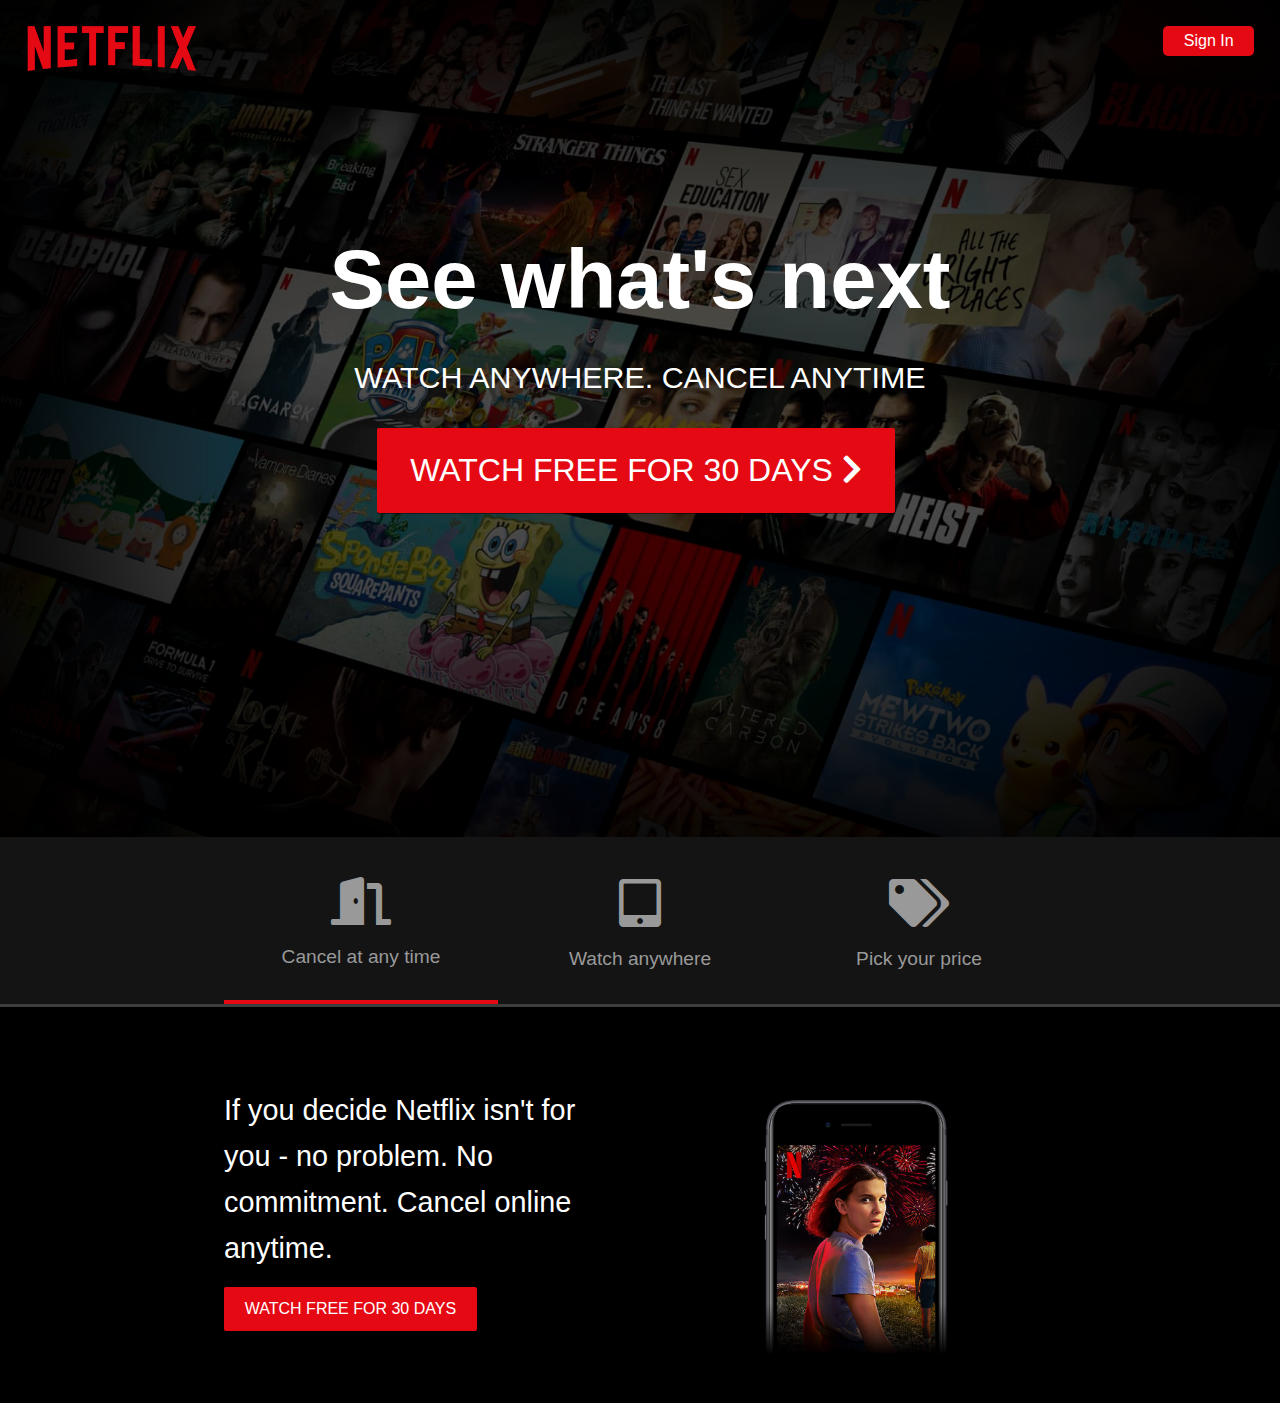
<file: index.html>
<!DOCTYPE html>
<html lang="en">
  <head>
    <meta charset="UTF-8" />
    <meta name="viewport" content="width=device-width, initial-scale=1.0" />
    <title>Netflix Germany - Watch TV Shows Online, Watch Movies Online</title>
    <link rel="stylesheet" href="css/style.css" />
    <link
      rel="shortcut icon"
      href="https://assets.nflxext.com/us/ffe/siteui/common/icons/nficon2016.ico"
    />
    <link
      rel="stylesheet"
      href="https://use.fontawesome.com/releases/v5.8.2/css/all.css"
    />
  </head>
  <body>
    <header class="showcase">
      <div class="showcase-top">
        <img src="img/logo.png" alt="Netflix" />
        <a href="#" class="btn btn-rounded">Sign In</a>
      </div>
      <div class="showcase-content">
        <h1>See what's next</h1>
        <p>Watch anywhere. Cancel anytime</p>
        <a href="#" class="btn btn-xl"
          >Watch Free For 30 Days <i class="fas fa-chevron-right btn-icon"></i
        ></a>
      </div>
    </header>
    <section class="tabs">
      <div class="container">
        <div id="tab-1" class="tab-item tab-border">
          <i class="fas fa-door-open fa-3x"></i>
          <p class="hide-sm">Cancel at any time</p>
        </div>
        <div id="tab-2" class="tab-item">
          <i class="fas fa-tablet-alt fa-3x"></i>
          <p class="hide-sm">Watch anywhere</p>
        </div>
        <div id="tab-3" class="tab-item">
          <i class="fas fa-tags fa-3x"></i>
          <p class="hide-sm">Pick your price</p>
        </div>
      </div>
    </section>

    <section class="tab-content">
      <div class="container">
        <div id="tab-1-content" class="tab-content-item show">
          <div class="tab-1-content-inner">
            <div>
              <p class="text-lg">
                If you decide Netflix isn't for you - no problem. No commitment.
                Cancel online anytime.
              </p>
              <a href="#" class="btn btn-lg">Watch Free For 30 Days </a>
            </div>
            <img src="img/content1.jpg" alt="content-1" />
          </div>
        </div>
        <div id="tab-2-content" class="tab-content-item"></div>
      </div>
    </section>
  </body>
</html>
</file>
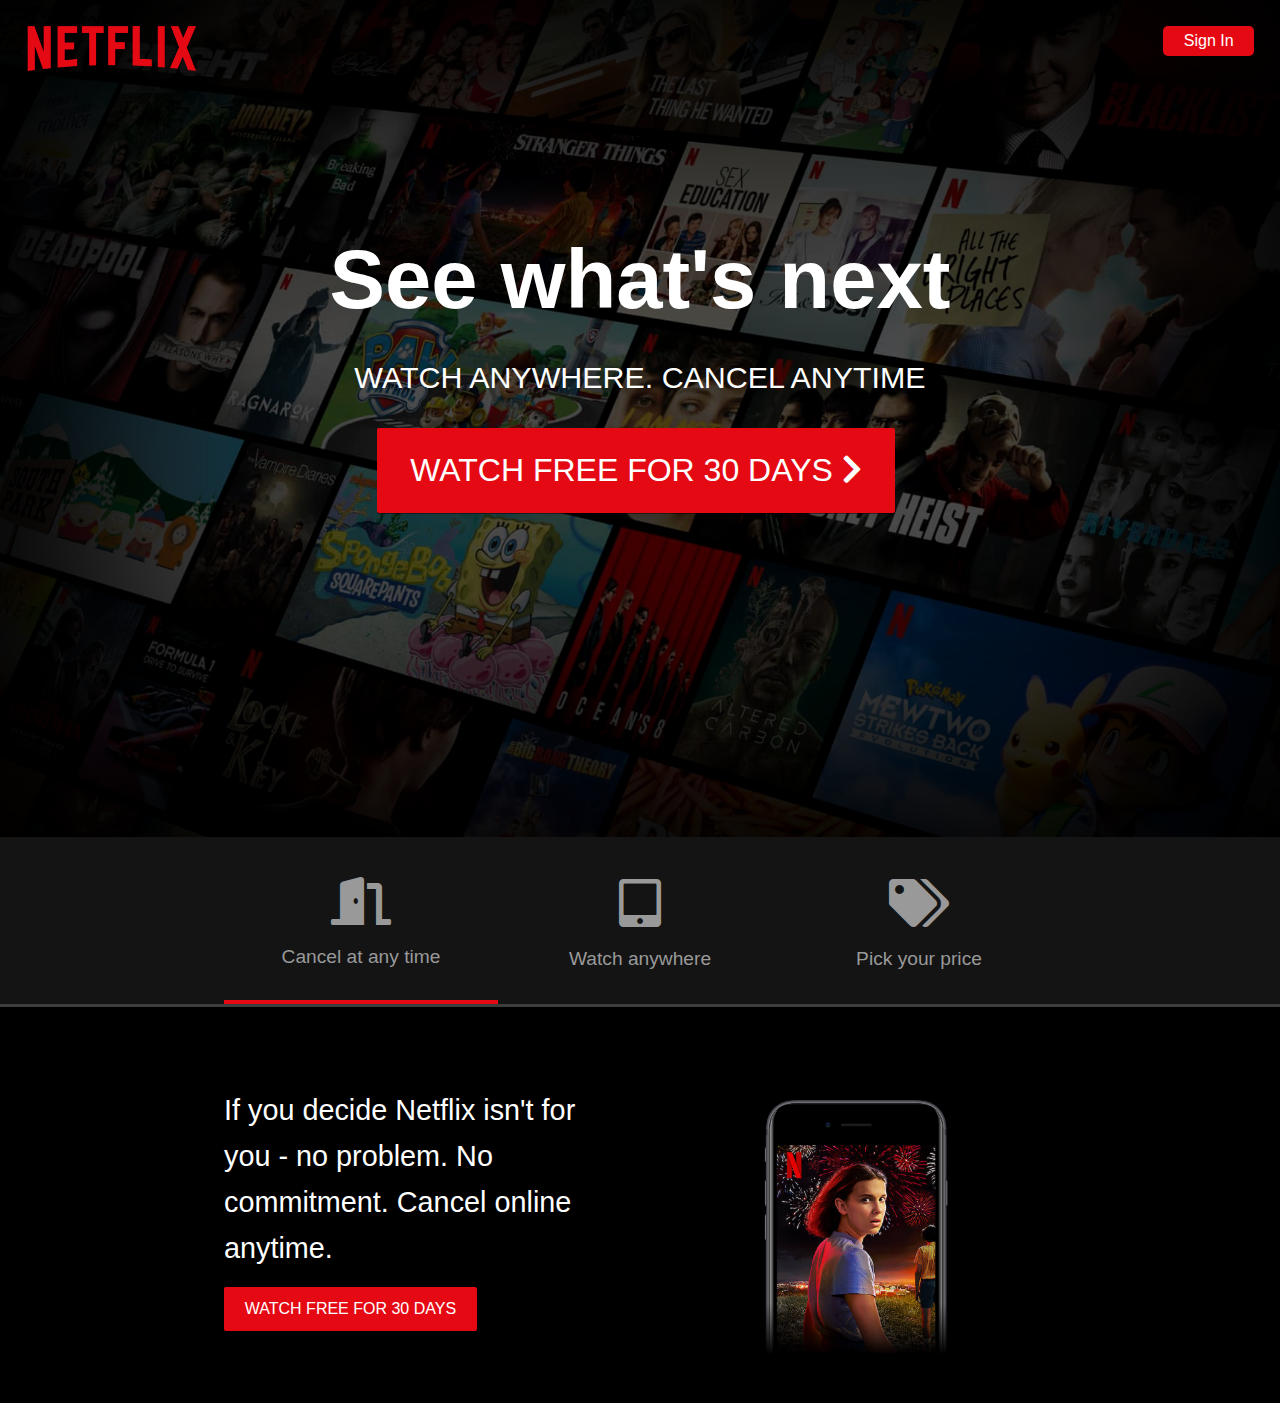
<file: index1.html>
<!DOCTYPE html>
<html lang="en">
  <head>
    <meta charset="UTF-8" />
    <meta name="viewport" content="width=device-width, initial-scale=1.0" />
    <title>Netflix Germany - Watch TV Shows Online, Watch Movies Online</title>
    <link rel="stylesheet" href="style1.css" />
    <link
      rel="shortcut icon"
      href="https://assets.nflxext.com/us/ffe/siteui/common/icons/nficon2016.ico"
    />
    <link
      rel="stylesheet"
      href="https://use.fontawesome.com/releases/v5.8.2/css/all.css"
    />
  </head>
  <body>
    <header class="showcase">
      <div class="showcase-top">
        <img src="img/logo.png" alt="Netflix" />
        <a href="#" class="btn btn-rounded">Sign In</a>
      </div>
      <div class="showcase-content">
        <h1>See what's next</h1>
        <p>Watch anywhere. Cancel anytime</p>
        <a href="#" class="btn btn-xl"
          >Watch Free For 30 Days <i class="fas fa-chevron-right btn-icon"></i
        ></a>
      </div>
    </header>
    <section class="tabs">
      <div class="container">
        <div id="tab-1" class="tab-item tab-border">
          <i class="fas fa-door-open fa-3x"></i>
          <p class="hide-sm">Cancel at any time</p>
        </div>
        <div id="tab-2" class="tab-item">
          <i class="fas fa-tablet-alt fa-3x"></i>
          <p class="hide-sm">Watch anywhere</p>
        </div>
        <div id="tab-3" class="tab-item">
          <i class="fas fa-tags fa-3x"></i>
          <p class="hide-sm">Pick your price</p>
        </div>
      </div>
    </section>

    <section class="tab-content">
      <div class="container">
        <div id="tab-1-content" class="tab-content-item show">
          <div class="tab-1-content-inner">
            <div>
              <p class="text-lg">
                If you decide Netflix isn't for you - no problem. No commitment.
                Cancel online anytime.
              </p>
              <a href="#" class="btn btn-lg">Watch Free For 30 Days </a>
            </div>
            <img src="img/content1.jpg" alt="content-1" />
          </div>
        </div>
      </div>
    </section>
  </body>
</html>
</file>
<file: css/style.css>
:root {
  --primary-color: #e50914;
  --dark-color: #141414;
}

* {
  box-sizing: border-box;
  margin: 0;
  padding: 0;
}

body {
  font-family: "Arial", sans-serif;
  -webkit-font-smoothing: antialised;
  background: #000;
  color: #999;
}

ul {
  list-style: none;
}

h1,
h2,
h3,
h4 {
  color: #fff;
}

a {
  color: #fff;
  text-decoration: none;
}

p {
  margin: 0.5rem 0;
}

img {
  width: 100%;
}

.showcase {
  width: 100%;
  height: 93vh;
  position: relative;
  background: url(/img/background.jpg) no-repeat center center/cover;
}

.showcase::after {
  content: "";
  position: absolute;
  top: 0;
  left: 0;
  width: 100%;
  height: 100%;
  z-index: 1;
  background: rgba(0, 0, 0, 0.6);
  box-shadow: inset 120px 100px 250px #000000, inset -120px -100px 250px #000000;
}
.showcase-top {
  z-index: 2;
  position: relative;
  height: 90px;
}

.showcase-top img {
  width: 170px;
  float: left;
  margin: 1.6rem 1.6rem;
}

.showcase-top a {
  float: right;
  margin: 1.6rem 1.6rem;
}
.showcase-content {
  z-index: 2;
  position: relative;
  margin: auto;
  display: flex;
  flex-direction: column;
  justify-content: center;
  align-items: center;
  text-align: center;
  margin-top: 9rem;
}

.showcase-content h1 {
  font-weight: 700;
  font-size: 5.2rem;
  line-height: 1.1;
  margin: 0 0 2rem;
}

.showcase-content p {
  text-transform: uppercase;
  color: #fff;
  font-weight: 400;
  font-size: 1.9rem;
  line-height: 1.25;
  margin: 0 0 2rem;
}
.tabs {
  background: var(--dark-color);
  padding-top: 1rem;
  border-bottom: 3px solid #3d3d3d;
}

.tabs .container {
  display: grid;
  grid-template-columns: repeat(3, 1fr);
  grid-gap: 5px;
  justify-content: center;
  align-items: center;
  text-align: center;
}

.container {
  max-width: 70%;
  margin: auto;
  overflow: hidden;
  padding: 0 2rem;
}

.text-xl {
  font-size: 2rem;
  margin-bottom: 1rem;
  line-height: 1.6;
}

.text-lg {
  font-size: 1.8rem;
  line-height: 1.6;
  margin-bottom: 1rem;
}

.text-center {
  text-align: center;
}

.text-dark {
  color: #999;
}

.tabs p {
  font-size: 1.2rem;
  padding-top: 0.8rem;
}

.tabs .container > div {
  padding: 1.5rem;
}

.tabs .container > div:hover {
  color: #fff;
  cursor: pointer;
}

.tab-border {
  border-bottom: var(--primary-color) 4px solid;
}

.tab-content {
  padding: 3rem 0;
  background: #000;
  color: #fff;
}

#tab-1-content .tab-1-content-inner {
  display: grid;
  grid-template-columns: 1fr 1fr;
  grid-gap: 2rem;
  justify-content: center;
  align-items: center;
}
/* Buttons */

.btn {
  display: inline-block;
  background: var(--primary-color);
  color: #fff;
  padding: 0.4rem 1.3rem;
  font-size: 1rem;
  text-align: center;
  border: none;
  cursor: pointer;
  margin-right: 0.5rem;
  outline: none;
  box-shadow: 0 1px 0 rgba(0, 0, 0, 0.45);
  border-radius: 2px;
}

.btn:hover {
  opacity: 0.87;
}

.btn-rounded {
  border-radius: 5px;
}

.btn-xl {
  font-size: 2rem;

  padding: 1.5rem 2.1rem;
  text-transform: uppercase;
}

.btn-lg {
  font-size: 1rem;
  padding: 0.8rem 1.3rem;
  text-transform: uppercase;
}
</file>
<file: style1.css>
:root {
  --primary-color: #e50914;
  --dark-color: #141414;
}

* {
  box-sizing: border-box;
  margin: 0;
  padding: 0;
}

body {
  font-family: "Arial", sans-serif;
  -webkit-font-smoothing: antialised;
  background: #000;
  color: #999;
}

ul {
  list-style: none;
}

h1,
h2,
h3,
h4 {
  color: #fff;
}

a {
  color: #fff;
  text-decoration: none;
}

p {
  margin: 0.5rem 0;
}

img {
  width: 100%;
}

.showcase {
  width: 100%;
  height: 93vh;
  position: relative;
  background: url(/img/background.jpg) no-repeat center center/cover;
}

.showcase::after {
  content: "";
  position: absolute;
  top: 0;
  left: 0;
  width: 100%;
  height: 100%;
  z-index: 1;
  background: rgba(0, 0, 0, 0.6);
  box-shadow: inset 120px 100px 250px #000000, inset -120px -100px 250px #000000;
}
.showcase-top {
  z-index: 2;
  position: relative;
  height: 90px;
}

.showcase-top img {
  width: 170px;
  float: left;
  margin: 1.6rem 1.6rem;
}

.showcase-top a {
  float: right;
  margin: 1.6rem 1.6rem;
}
.showcase-content {
  z-index: 2;
  position: relative;
  margin: auto;
  display: flex;
  flex-direction: column;
  justify-content: center;
  align-items: center;
  text-align: center;
  margin-top: 9rem;
}

.showcase-content h1 {
  font-weight: 700;
  font-size: 5.2rem;
  line-height: 1.1;
  margin: 0 0 2rem;
}

.showcase-content p {
  text-transform: uppercase;
  color: #fff;
  font-weight: 400;
  font-size: 1.9rem;
  line-height: 1.25;
  margin: 0 0 2rem;
}
.tabs {
  background: var(--dark-color);
  padding-top: 1rem;
  border-bottom: 3px solid #3d3d3d;
}

.tabs .container {
  display: grid;
  grid-template-columns: repeat(3, 1fr);
  grid-gap: 5px;
  justify-content: center;
  align-items: center;
  text-align: center;
}

.container {
  max-width: 70%;
  margin: auto;
  overflow: hidden;
  padding: 0 2rem;
}

.text-xl {
  font-size: 2rem;
  margin-bottom: 1rem;
  line-height: 1.6;
}

.text-lg {
  font-size: 1.8rem;
  line-height: 1.6;
  margin-bottom: 1rem;
}

.text-center {
  text-align: center;
}

.text-dark {
  color: #999;
}

.tabs p {
  font-size: 1.2rem;
  padding-top: 0.8rem;
}

.tabs .container > div {
  padding: 1.5rem;
}

.tabs .container > div:hover {
  color: #fff;
  cursor: pointer;
}

.tab-border {
  border-bottom: var(--primary-color) 4px solid;
}

.tab-content {
  padding: 3rem 0;
  background: #000;
  color: #fff;
}

#tab-1-content .tab-1-content-inner {
  display: grid;
  grid-template-columns: 1fr 1fr;
  grid-gap: 2rem;
  justify-content: center;
  align-items: center;
}
/* Buttons */

.btn {
  display: inline-block;
  background: var(--primary-color);
  color: #fff;
  padding: 0.4rem 1.3rem;
  font-size: 1rem;
  text-align: center;
  border: none;
  cursor: pointer;
  margin-right: 0.5rem;
  outline: none;
  box-shadow: 0 1px 0 rgba(0, 0, 0, 0.45);
  border-radius: 2px;
}

.btn:hover {
  opacity: 0.87;
}

.btn-rounded {
  border-radius: 5px;
}

.btn-xl {
  font-size: 2rem;

  padding: 1.5rem 2.1rem;
  text-transform: uppercase;
}

.btn-lg {
  font-size: 1rem;
  padding: 0.8rem 1.3rem;
  text-transform: uppercase;
}
</file>
